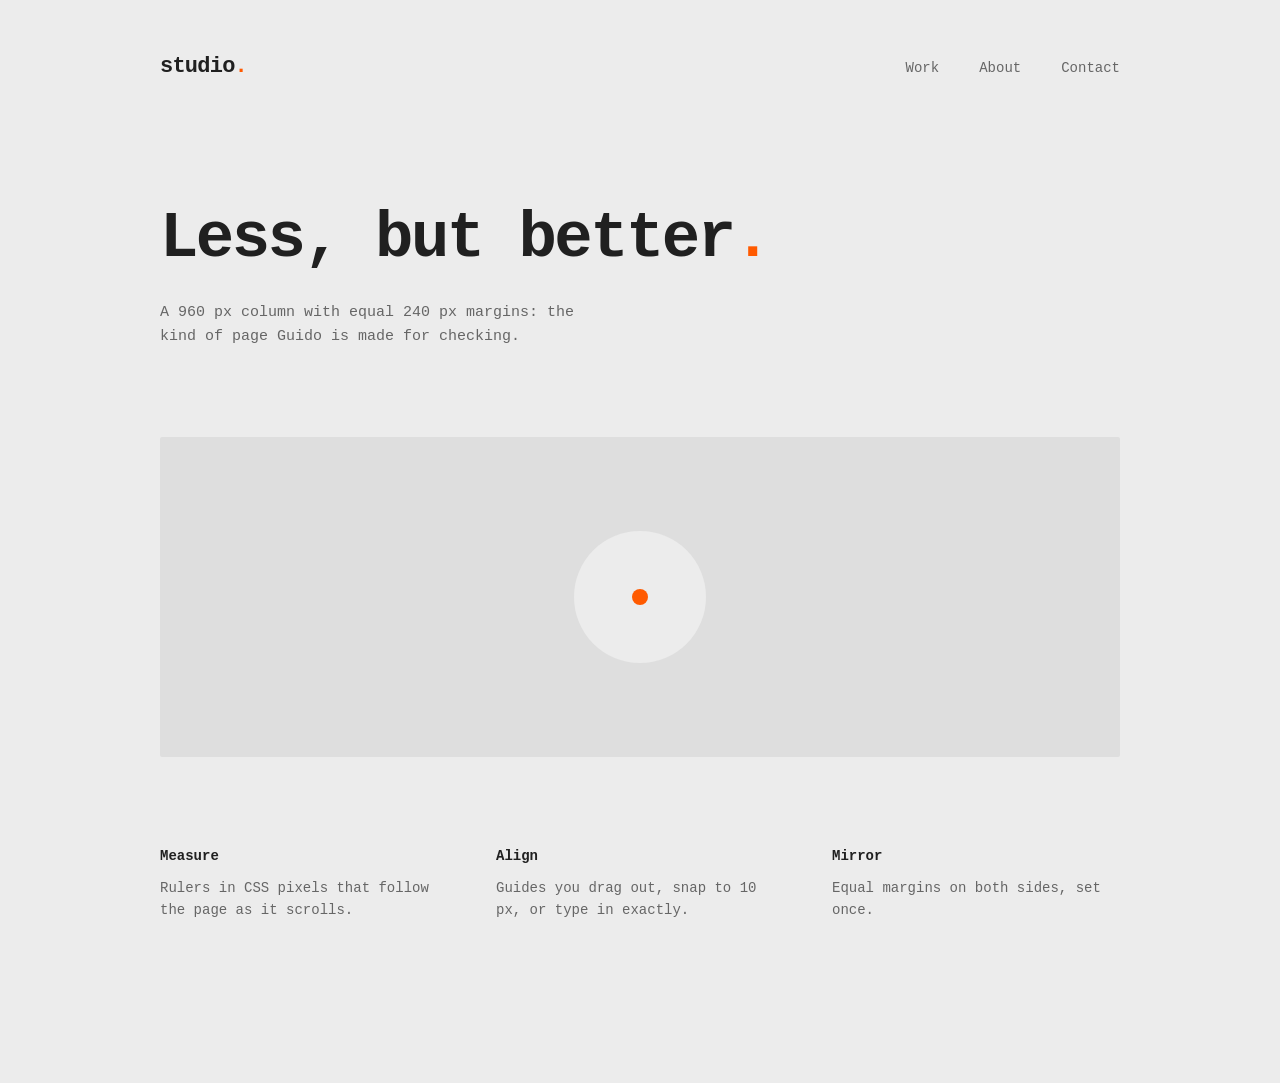
<file: demo/index.html>
<!doctype html>
<html lang="en">
<head>
<meta charset="utf-8">
<meta name="viewport" content="width=device-width, initial-scale=1">
<title>Guido demo page</title>
<style>
  /* the same language as the Guido dropdown: flat light grey, mono type, one orange */
  :root { --bg: #ececec; --ink: #202020; --mut: #666; --soft: #dedede; --orange: #ff5a00; }
  * { box-sizing: border-box; margin: 0; }
  body { background: var(--bg); color: var(--ink); font: 15px/1.6 ui-monospace, SFMono-Regular, Menlo, monospace; -webkit-font-smoothing: antialiased; }
  .wrap { max-width: 960px; margin: 0 auto; }
  nav { display: flex; align-items: baseline; gap: 40px; padding: 56px 0 0; color: var(--mut); font-size: 14px; }
  .mark { margin-right: auto; color: var(--ink); font: 700 22px/1 ui-monospace, SFMono-Regular, Menlo, monospace; letter-spacing: -.035em; }
  .mark span, h1 span { color: var(--orange); }
  header { padding: 128px 0 88px; }
  h1 { font: 700 64px/1.02 ui-monospace, SFMono-Regular, Menlo, monospace; letter-spacing: -.04em; }
  header p { margin-top: 28px; max-width: 30em; color: var(--mut); }
  .panel { height: 320px; background: var(--soft); border-radius: 2px; display: grid; place-items: center; }
  .dial { width: 132px; height: 132px; border-radius: 50%; background: var(--bg); display: grid; place-items: center; }
  .dial::after { content: ""; width: 16px; height: 16px; border-radius: 50%; background: var(--orange); }
  .row { display: grid; grid-template-columns: repeat(3, 1fr); gap: 48px; padding: 88px 0 160px; }
  .row h3 { font-size: 14px; font-weight: 700; margin-bottom: 10px; }
  .row p { color: var(--mut); font-size: 14px; }
</style>
</head>
<body>
  <div class="wrap">
    <nav><span class="mark">studio<span>.</span></span><span>Work</span><span>About</span><span>Contact</span></nav>
    <header>
      <h1>Less, but better<span>.</span></h1>
      <p>A 960 px column with equal 240 px margins: the kind of page Guido is made for checking.</p>
    </header>
    <div class="panel"><span class="dial"></span></div>
    <div class="row">
      <div><h3>Measure</h3><p>Rulers in CSS pixels that follow the page as it scrolls.</p></div>
      <div><h3>Align</h3><p>Guides you drag out, snap to 10 px, or type in exactly.</p></div>
      <div><h3>Mirror</h3><p>Equal margins on both sides, set once.</p></div>
    </div>
  </div>
</body>
</html>
</file>
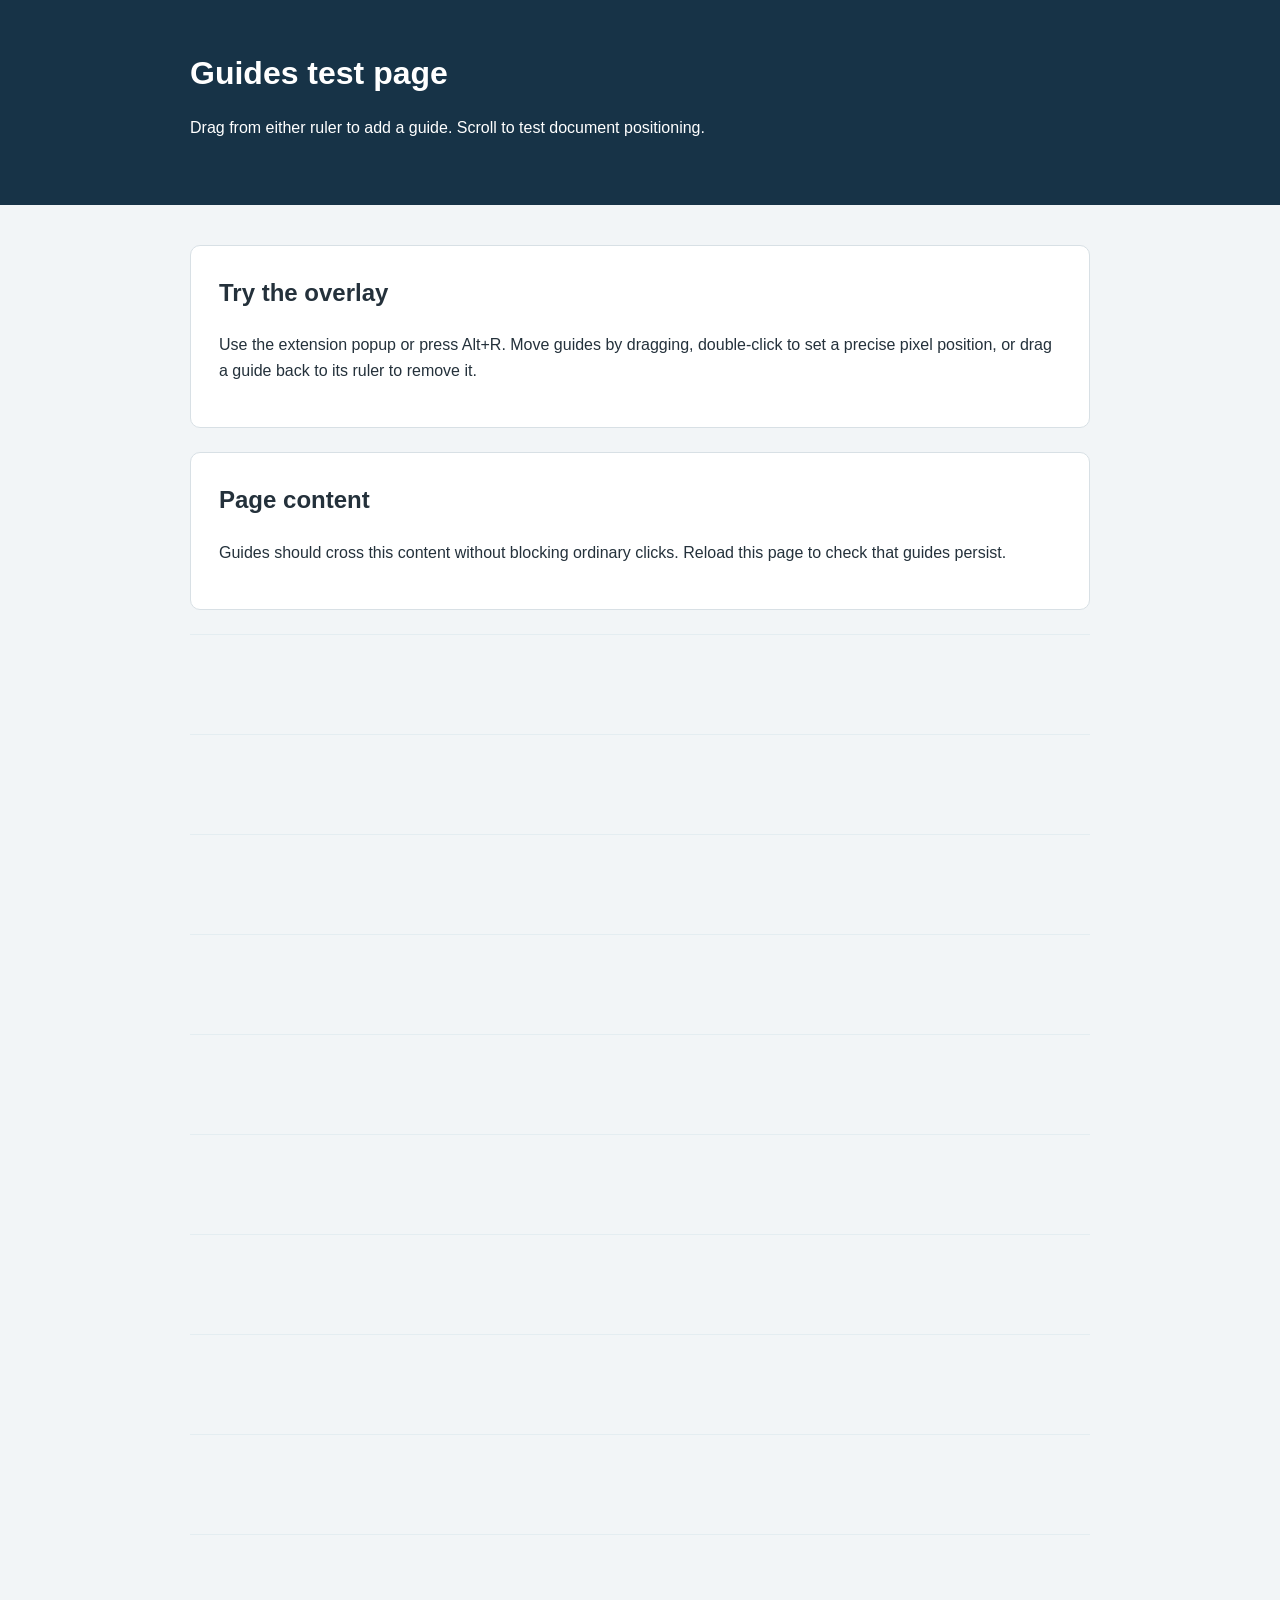
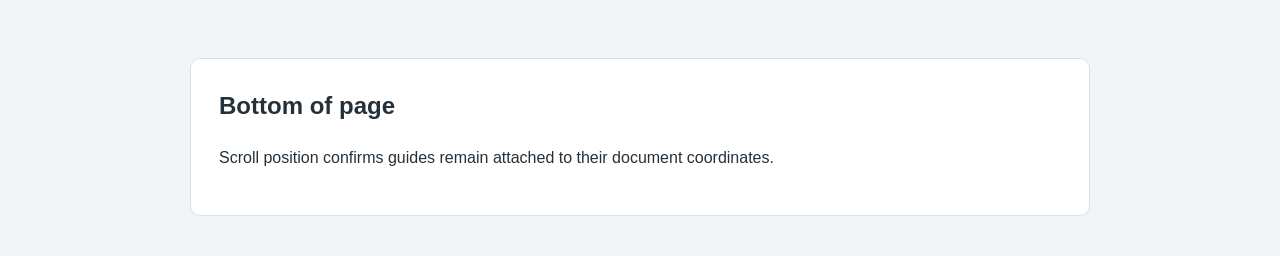
<file: test/index.html>
<!doctype html>
<html lang="en"><head><meta charset="utf-8"><meta name="viewport" content="width=device-width,initial-scale=1"><title>Guides extension test page</title><style>
body{margin:0;font:16px/1.6 Arial,sans-serif;color:#24313b;background:#f2f5f7}header{padding:48px max(24px,calc((100vw - 900px)/2));background:#173347;color:#fff}main{max-width:900px;margin:40px auto;padding:0 24px}.card{margin:24px 0;padding:28px;background:#fff;border:1px solid #d8e0e5;border-radius:10px}h1{margin:0;font-size:32px}h2{margin-top:0} .spacer{height:1000px;background:repeating-linear-gradient(180deg,#e4edf1 0 1px,transparent 1px 100px)}
</style></head><body><header><h1>Guides test page</h1><p>Drag from either ruler to add a guide. Scroll to test document positioning.</p></header><main><section class="card"><h2>Try the overlay</h2><p>Use the extension popup or press Alt+R. Move guides by dragging, double-click to set a precise pixel position, or drag a guide back to its ruler to remove it.</p></section><section class="card"><h2>Page content</h2><p>Guides should cross this content without blocking ordinary clicks. Reload this page to check that guides persist.</p></section><div class="spacer"></div><section class="card"><h2>Bottom of page</h2><p>Scroll position confirms guides remain attached to their document coordinates.</p></section></main></body></html>
</file>
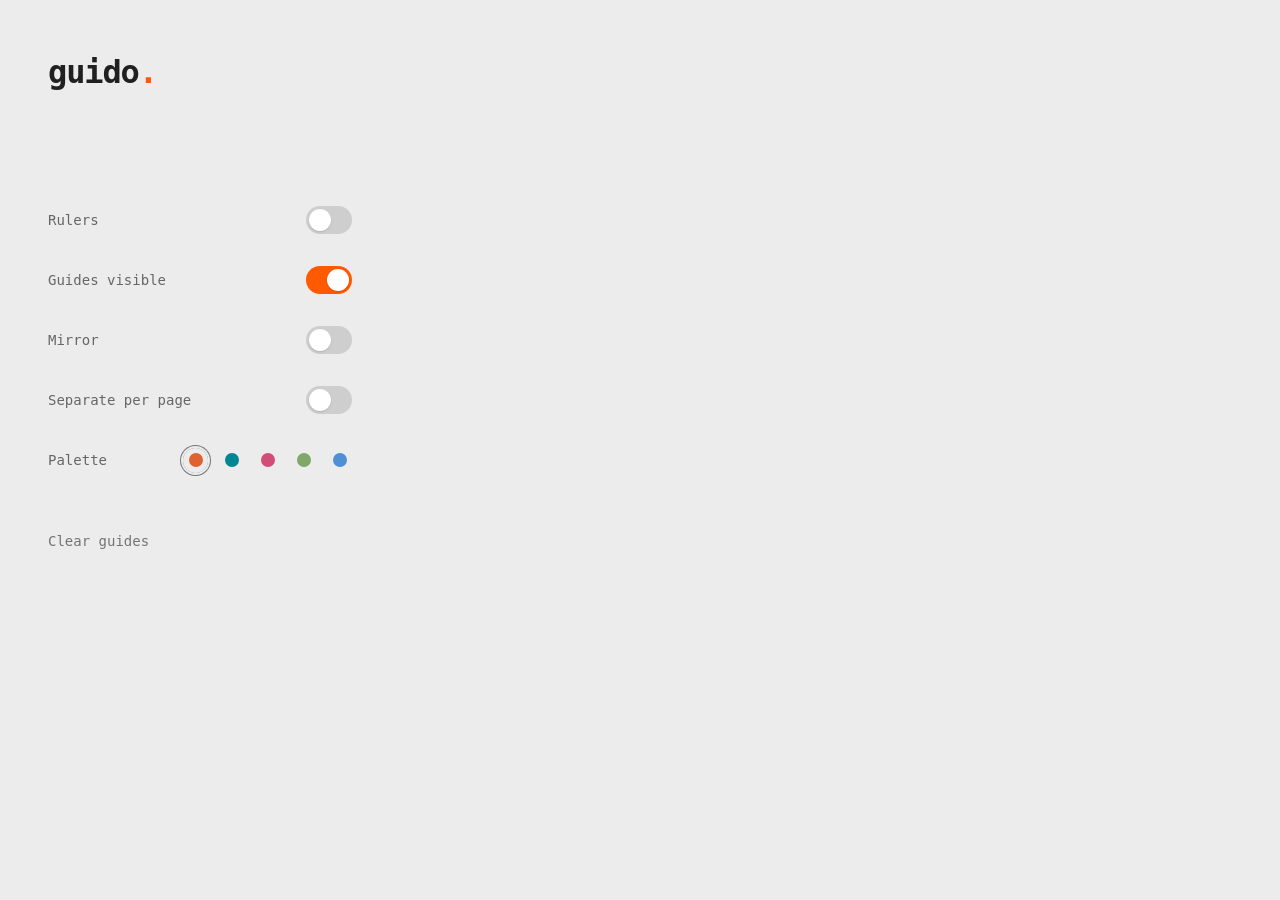
<file: popup.html>
<!doctype html>
<html lang="en">
<head>
  <meta charset="utf-8">
  <meta name="viewport" content="width=device-width,initial-scale=1">
  <title>Guide</title>
  <link rel="stylesheet" href="popup.css">
</head>
<body>
  <main>
    <h1 class="wordmark">guido<span>.</span></h1>
    <section class="rows" aria-label="Guide settings">
      <button id="rulers" class="row" type="button" aria-pressed="false"><span>Rulers</span><span class="pill"><i></i></span></button>
      <button id="guides" class="row" type="button" aria-pressed="true"><span>Guides visible</span><span class="pill"><i></i></span></button>
      <button id="mirror" class="row" type="button" aria-pressed="false"><span>Mirror</span><span class="pill"><i></i></span></button>
      <label class="row separate" for="separate"><span>Separate per page</span><input id="separate" type="checkbox"></label>
      <div class="row palette-row"><span>Palette</span><div class="swatches" role="group" aria-label="Palette">
        <button class="swatch orange" type="button" data-palette="orange" aria-label="Orange palette" aria-pressed="true" title="Orange"><i></i></button>
        <button class="swatch cyan" type="button" data-palette="cyan" aria-label="Cyan palette" aria-pressed="false" title="Cyan"><i></i></button>
        <button class="swatch pink" type="button" data-palette="pink" aria-label="Pink palette" aria-pressed="false" title="Pink"><i></i></button>
        <button class="swatch green" type="button" data-palette="green" aria-label="Green palette" aria-pressed="false" title="Green"><i></i></button>
        <button class="swatch blue" type="button" data-palette="blue" aria-label="Blue palette" aria-pressed="false" title="Blue"><i></i></button>
      </div></div>
    </section>
    <button id="clear" class="clear" type="button">Clear guides</button>
  </main>
  <script src="popup.js"></script>
</body>
</html>
</file>
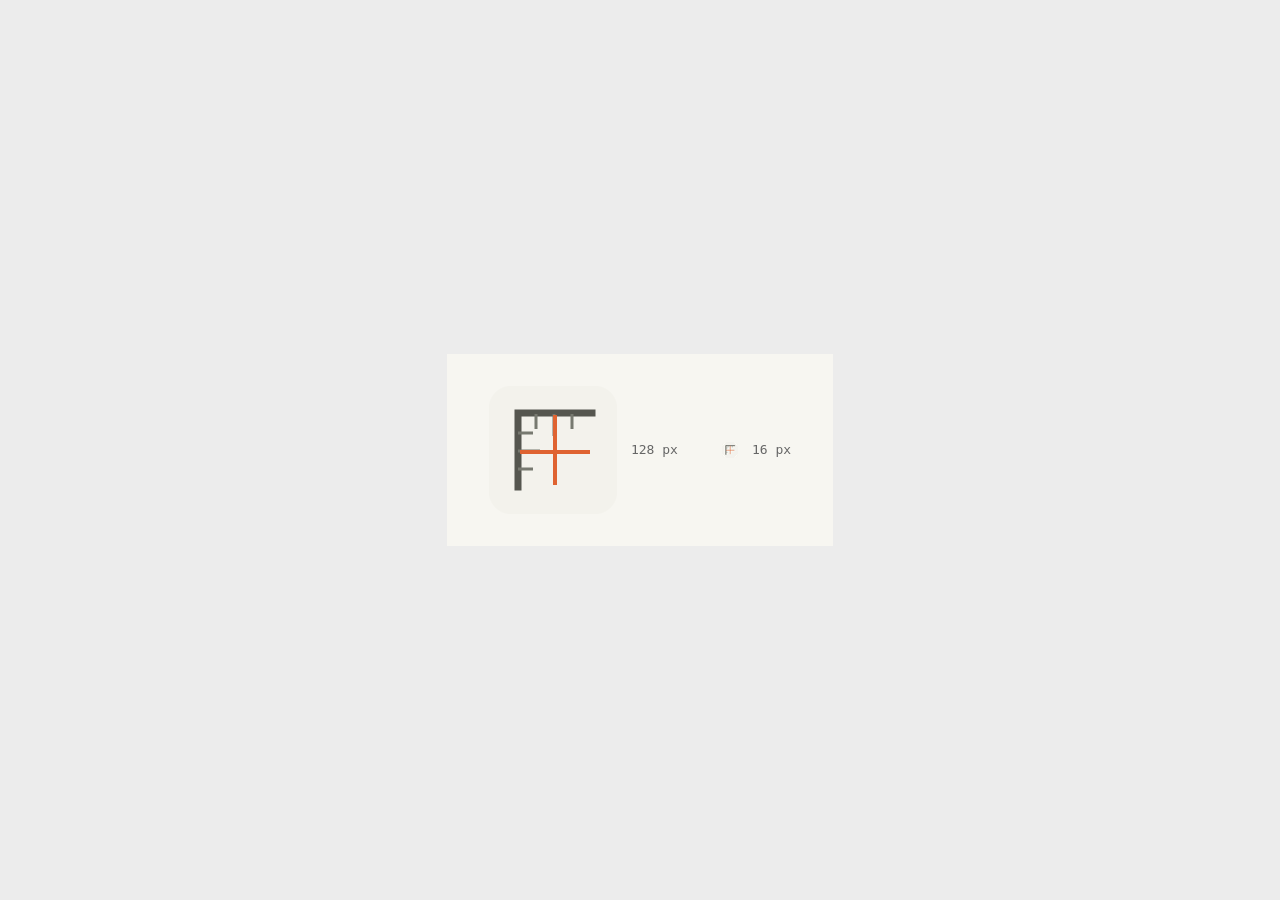
<file: test/icon-preview.html>
<!doctype html>
<html lang="en">
<head>
  <meta charset="utf-8">
  <meta name="viewport" content="width=device-width,initial-scale=1">
  <title>Ruler icon sizes</title>
  <style>
    *{box-sizing:border-box}body{display:grid;min-height:100vh;margin:0;place-items:center;background:#ececec;color:#666;font:14px/1.25 ui-monospace,SFMono-Regular,Menlo,monospace}.samples{display:flex;align-items:center;gap:44px;padding:32px 42px;background:#f7f6f1}.sample{display:flex;align-items:center;gap:14px}.sample img{display:block}.sample span{font-size:13px}
  </style>
</head>
<body>
  <main class="samples"><div class="sample"><img src="../icons/ruler-128.png" width="128" height="128" alt="Ruler icon at 128 pixels"><span>128 px</span></div><div class="sample"><img src="../icons/ruler-16.png" width="16" height="16" alt="Ruler icon at 16 pixels"><span>16 px</span></div></main>
</body>
</html>
</file>
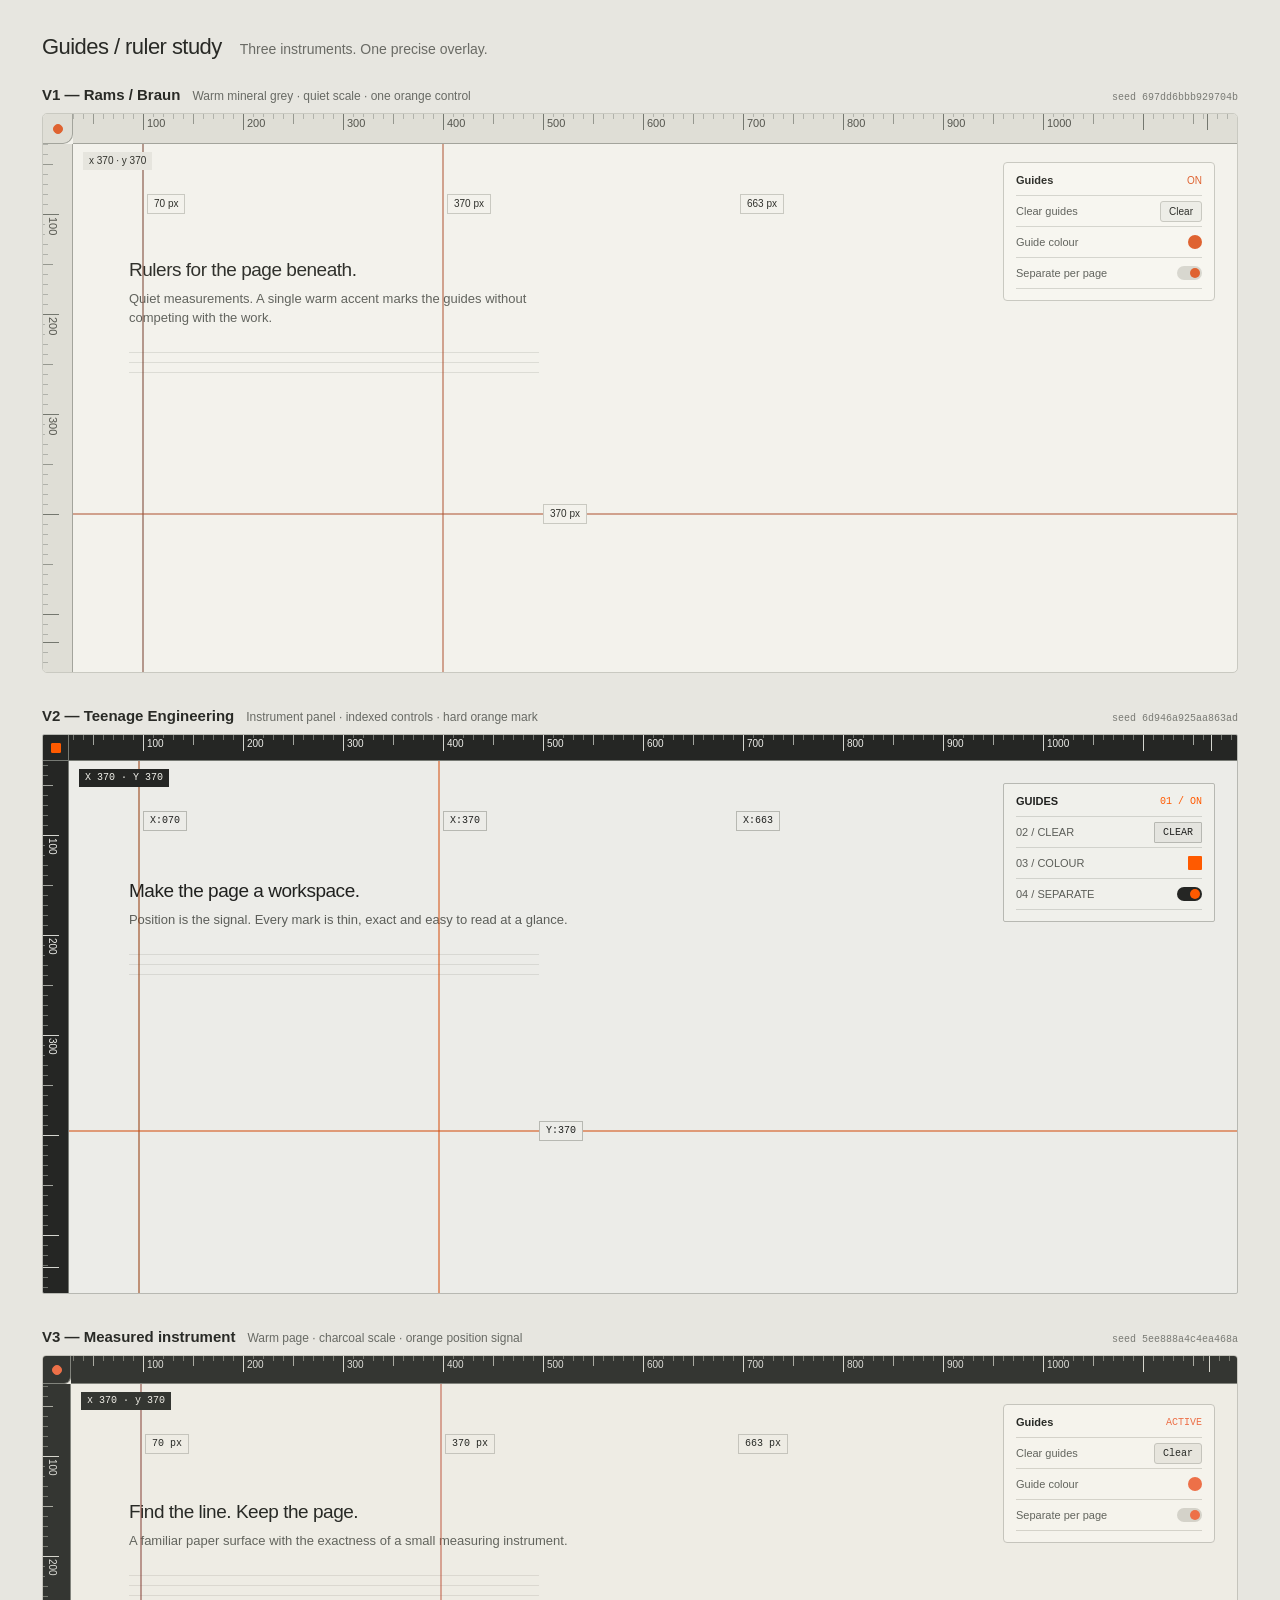
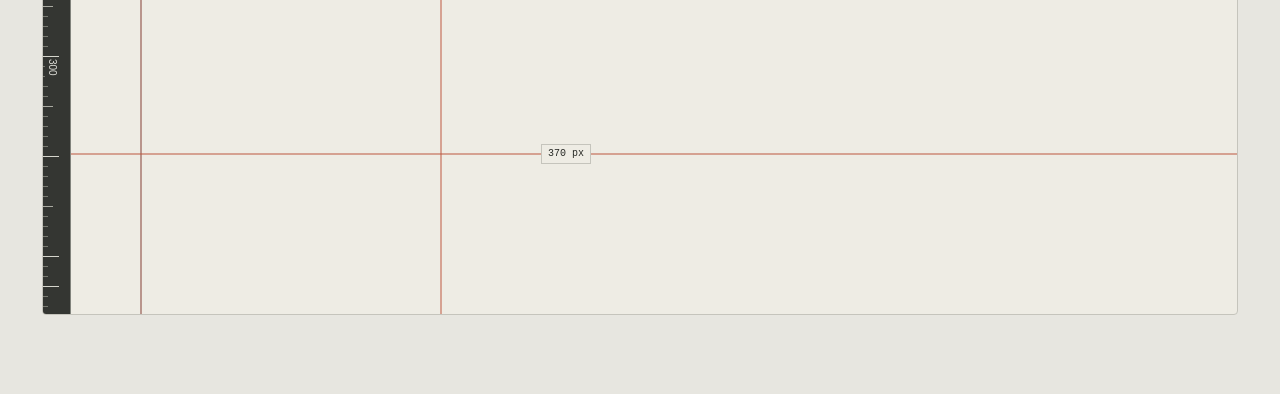
<file: test/lab.html>
<!doctype html>
<html lang="en">
<head>
  <meta charset="utf-8">
  <meta name="viewport" content="width=device-width,initial-scale=1">
  <title>Guides — ruler design lab</title>
  <style>
    :root{font-family:Arial,Helvetica,sans-serif;color:#292a26;background:#e7e6e0;font-synthesis:none;text-rendering:optimizeLegibility}*{box-sizing:border-box}body{margin:0;padding:34px 42px 48px}main{max-width:1356px;margin:0 auto}.intro{display:flex;align-items:baseline;gap:18px;margin:0 0 26px}.intro h1{margin:0;font-size:22px;font-weight:500;letter-spacing:-.025em}.intro p{margin:0;color:#6a6b65;font-size:14px}.version{margin:0 0 34px}.version-head{display:flex;align-items:baseline;gap:12px;margin:0 0 9px}.version-head h2,.version-head p{margin:0}.version-head h2{font-size:15px;font-weight:600}.version-head p{color:#686a64;font-size:12px}.seed{margin-left:auto;color:#797a74;font:10px/1.2 ui-monospace,SFMono-Regular,Menlo,monospace}.mock-page{position:relative;height:560px;overflow:hidden;border:1px solid var(--frame);border-radius:var(--radius);background:var(--paper);color:var(--ink)}.mock-top,.mock-left,.mock-corner{position:absolute;z-index:2;background:var(--ruler);color:var(--ruler-ink);font-size:var(--number-size);user-select:none}.mock-top{top:0;left:var(--left);right:0;height:var(--top);border-bottom:1px solid var(--tick);background-image:repeating-linear-gradient(90deg,var(--tall) 0 1px,transparent 1px 100px),repeating-linear-gradient(90deg,var(--medium) 0 1px,transparent 1px 50px),repeating-linear-gradient(90deg,var(--short) 0 1px,transparent 1px 10px);background-size:100% 16px,100% 10px,100% 5px;background-repeat:repeat-x;background-position:var(--origin-x) 0,var(--origin-x) 0,var(--origin-x) 0}.mock-left{top:var(--top);bottom:0;left:0;width:var(--left);border-right:1px solid var(--tick);background-image:repeating-linear-gradient(180deg,var(--tall) 0 1px,transparent 1px 100px),repeating-linear-gradient(180deg,var(--medium) 0 1px,transparent 1px 50px),repeating-linear-gradient(180deg,var(--short) 0 1px,transparent 1px 10px);background-size:16px 100%,10px 100%,5px 100%;background-repeat:repeat-y;background-position:0 var(--origin-y),0 var(--origin-y),0 var(--origin-y)}.mock-corner{z-index:3;top:0;left:0;width:var(--left);height:var(--top);display:grid;place-items:center;border-right:1px solid var(--tick);border-bottom:1px solid var(--tick);border-radius:var(--corner-radius)}.corner-control{width:10px;height:10px;border:1px solid var(--accent);border-radius:var(--control-radius);background:var(--accent)}.number{position:absolute;padding:1px 2px;background:var(--ruler);font:inherit;line-height:1}.mock-top .number{top:3px}.mock-left .number{left:2px;writing-mode:vertical-rl}.mock-copy{position:absolute;left:7.2%;top:26%;max-width:46%}.mock-copy h3{margin:0 0 9px;font-size:19px;font-weight:500;letter-spacing:-.025em}.mock-copy p{max-width:440px;margin:0;color:var(--copy);font-size:13px;line-height:1.45}.sample-lines{display:grid;gap:9px;margin-top:24px;max-width:410px}.sample-lines i{display:block;height:1px;background:var(--rule);opacity:.72}.guide-v,.guide-h{position:absolute;z-index:1;pointer-events:none;background:var(--guide);opacity:1}.guide-v{top:var(--top);bottom:0;width:1px;transform:translateX(-50%)}.guide-h{left:var(--left);right:0;height:1px;transform:translateY(-50%)}.guide-v.edge,.guide-h.edge{background:var(--edge)}.guide-v.mid,.guide-h.mid{background:var(--mid)}.guide-v.v70{left:calc(var(--left) + 70px)}.guide-v.v370{left:calc(var(--left) + 370px)}.guide-v.v663{left:calc(var(--left) + 663px)}.guide-h.h370{top:calc(var(--top) + 370px)}.guide-tag{position:absolute;z-index:4;top:calc(var(--top) + 50px);transform:translateX(4px);padding:3px 6px;border:1px solid var(--frame);background:var(--paper);color:var(--ink);font:10px/1.2 var(--tag-font);white-space:nowrap}.guide-tag.h-tag{top:calc(var(--top) + 370px);left:calc(var(--left) + 470px);transform:translateY(-50%)}.readout{position:absolute;z-index:4;top:calc(var(--top) + 8px);left:calc(var(--left) + 10px);padding:3px 6px;background:var(--readout);color:var(--readout-ink);font:10px/1.2 var(--tag-font);white-space:nowrap}.popup{position:absolute;z-index:5;top:48px;right:22px;width:212px;padding:11px 12px;border:1px solid var(--frame);border-radius:var(--popup-radius);background:var(--popup);color:var(--ink);font-size:11px}.popup-head{display:flex;align-items:center;gap:7px;padding-bottom:9px;border-bottom:1px solid var(--rule);font-size:11px}.popup-head strong{font-weight:600}.state{margin-left:auto;color:var(--accent);font:10px var(--tag-font)}.popup-row{display:flex;align-items:center;justify-content:space-between;min-height:31px;border-bottom:1px solid var(--rule);color:var(--copy)}.mini-button{padding:4px 8px;border:1px solid var(--frame);border-radius:var(--button-radius);background:var(--button);color:var(--ink);font:10px var(--tag-font)}.color-chip{width:14px;height:14px;border-radius:var(--control-radius);background:var(--accent)}.switch{width:25px;height:14px;padding:2px;border-radius:10px;background:var(--switch);text-align:right}.switch i{display:inline-block;width:10px;height:10px;border-radius:50%;background:var(--switch-dot)}
    .rams{--left:30px;--top:30px;--origin-x:-30px;--origin-y:-30px;--paper:#f3f2ec;--ruler:#dfded6;--ruler-ink:#55564f;--ink:#30312c;--copy:#62645e;--frame:#c9c9c1;--tick:#a3a49c;--tall:#74776f;--medium:#969890;--short:#b1b2ab;--rule:#d5d5ce;--accent:#df6331;--mid:#ae5230;--edge:#773e2c;--readout:#e6e5de;--readout-ink:#34352f;--popup:#f7f6f0;--button:#edede7;--switch:#d8d7cf;--switch-dot:#df6331;--radius:5px;--corner-radius:0 0 10px 0;--control-radius:50%;--button-radius:3px;--popup-radius:4px;--number-size:11px;--tag-font:Arial,Helvetica,sans-serif}
    .teenage{--left:26px;--top:26px;--origin-x:-26px;--origin-y:-26px;--paper:#ecece8;--ruler:#252624;--ruler-ink:#ecece8;--ink:#20211f;--copy:#5c5e59;--frame:#b7b8b2;--tick:#777a74;--tall:#d4d5cf;--medium:#a3a59f;--short:#70736d;--rule:#d1d2cc;--accent:#ff5a00;--mid:#d44b09;--edge:#923707;--readout:#252624;--readout-ink:#f1f1eb;--popup:#f0f0eb;--button:#e4e4df;--switch:#252624;--switch-dot:#ff5a00;--radius:2px;--corner-radius:0;--control-radius:1px;--button-radius:1px;--popup-radius:2px;--number-size:10px;--tag-font:ui-monospace,SFMono-Regular,Menlo,monospace}
    .mix{--left:28px;--top:28px;--origin-x:-28px;--origin-y:-28px;--paper:#eeece4;--ruler:#343632;--ruler-ink:#deded8;--ink:#282a26;--copy:#62645d;--frame:#c5c4bc;--tick:#81837c;--tall:#d5d5cc;--medium:#a9aaa1;--short:#777970;--rule:#d4d2c9;--accent:#ed7048;--mid:#bd5940;--edge:#843f35;--readout:#343632;--readout-ink:#f0eee7;--popup:#f5f3ec;--button:#e7e5dd;--switch:#d4d2c9;--switch-dot:#ed7048;--radius:4px;--corner-radius:0 0 7px 0;--control-radius:50%;--button-radius:3px;--popup-radius:4px;--number-size:10px;--tag-font:ui-monospace,SFMono-Regular,Menlo,monospace}
    @media(max-width:900px){body{padding:24px 18px}.intro{display:block}.intro p{margin-top:5px}.mock-page{height:560px}.popup{right:10px;width:190px}.mock-copy{max-width:40%}.mock-copy p{font-size:12px}}
  </style>
</head>
<body>
  <main>
    <header class="intro"><h1>Guides / ruler study</h1><p>Three instruments. One precise overlay.</p></header>

    <section class="version rams" data-seed="697dd6bbb929704b" aria-labelledby="rams-title">
      <div class="version-head"><h2 id="rams-title">V1 — Rams / Braun</h2><p>Warm mineral grey · quiet scale · one orange control</p><span class="seed">seed 697dd6bbb929704b</span></div>
      <div class="mock-page">
        <div class="mock-top"><span class="number" style="left:calc(100px - var(--left) + 2px)">100</span><span class="number" style="left:calc(200px - var(--left) + 2px)">200</span><span class="number" style="left:calc(300px - var(--left) + 2px)">300</span><span class="number" style="left:calc(400px - var(--left) + 2px)">400</span><span class="number" style="left:calc(500px - var(--left) + 2px)">500</span><span class="number" style="left:calc(600px - var(--left) + 2px)">600</span><span class="number" style="left:calc(700px - var(--left) + 2px)">700</span><span class="number" style="left:calc(800px - var(--left) + 2px)">800</span><span class="number" style="left:calc(900px - var(--left) + 2px)">900</span><span class="number" style="left:calc(1000px - var(--left) + 2px)">1000</span></div>
        <div class="mock-left"><span class="number" style="top:calc(100px - var(--top) + 2px)">100</span><span class="number" style="top:calc(200px - var(--top) + 2px)">200</span><span class="number" style="top:calc(300px - var(--top) + 2px)">300</span></div>
        <div class="mock-corner"><i class="corner-control"></i></div>
        <div class="guide-v edge v70"></div><div class="guide-v mid v370"></div><div class="guide-v v663"></div><div class="guide-h mid h370"></div>
        <div class="mock-copy"><h3>Rulers for the page beneath.</h3><p>Quiet measurements. A single warm accent marks the guides without competing with the work.</p><div class="sample-lines"><i></i><i></i><i></i></div></div>
        <div class="readout">x 370 · y 370</div><div class="guide-tag" style="left:calc(var(--left) + 70px)">70 px</div><div class="guide-tag mid" style="left:calc(var(--left) + 370px)">370 px</div><div class="guide-tag" style="left:calc(var(--left) + 663px)">663 px</div><div class="guide-tag h-tag">370 px</div>
        <aside class="popup"><div class="popup-head"><strong>Guides</strong><span class="state">ON</span></div><div class="popup-row">Clear guides <button class="mini-button">Clear</button></div><div class="popup-row">Guide colour <i class="color-chip"></i></div><div class="popup-row">Separate per page <span class="switch"><i></i></span></div></aside>
      </div>
    </section>

    <section class="version teenage" data-seed="6d946a925aa863ad" aria-labelledby="teenage-title">
      <div class="version-head"><h2 id="teenage-title">V2 — Teenage Engineering</h2><p>Instrument panel · indexed controls · hard orange mark</p><span class="seed">seed 6d946a925aa863ad</span></div>
      <div class="mock-page">
        <div class="mock-top"><span class="number" style="left:calc(100px - var(--left) + 2px)">100</span><span class="number" style="left:calc(200px - var(--left) + 2px)">200</span><span class="number" style="left:calc(300px - var(--left) + 2px)">300</span><span class="number" style="left:calc(400px - var(--left) + 2px)">400</span><span class="number" style="left:calc(500px - var(--left) + 2px)">500</span><span class="number" style="left:calc(600px - var(--left) + 2px)">600</span><span class="number" style="left:calc(700px - var(--left) + 2px)">700</span><span class="number" style="left:calc(800px - var(--left) + 2px)">800</span><span class="number" style="left:calc(900px - var(--left) + 2px)">900</span><span class="number" style="left:calc(1000px - var(--left) + 2px)">1000</span></div>
        <div class="mock-left"><span class="number" style="top:calc(100px - var(--top) + 2px)">100</span><span class="number" style="top:calc(200px - var(--top) + 2px)">200</span><span class="number" style="top:calc(300px - var(--top) + 2px)">300</span></div>
        <div class="mock-corner"><i class="corner-control"></i></div>
        <div class="guide-v edge v70"></div><div class="guide-v mid v370"></div><div class="guide-v v663"></div><div class="guide-h mid h370"></div>
        <div class="mock-copy"><h3>Make the page a workspace.</h3><p>Position is the signal. Every mark is thin, exact and easy to read at a glance.</p><div class="sample-lines"><i></i><i></i><i></i></div></div>
        <div class="readout">X 370 · Y 370</div><div class="guide-tag" style="left:calc(var(--left) + 70px)">X:070</div><div class="guide-tag mid" style="left:calc(var(--left) + 370px)">X:370</div><div class="guide-tag" style="left:calc(var(--left) + 663px)">X:663</div><div class="guide-tag h-tag">Y:370</div>
        <aside class="popup"><div class="popup-head"><strong>GUIDES</strong><span class="state">01 / ON</span></div><div class="popup-row"><span>02 / CLEAR</span><button class="mini-button">CLEAR</button></div><div class="popup-row"><span>03 / COLOUR</span><i class="color-chip"></i></div><div class="popup-row"><span>04 / SEPARATE</span><span class="switch"><i></i></span></div></aside>
      </div>
    </section>

    <section class="version mix" data-seed="5ee888a4c4ea468a" aria-labelledby="mix-title">
      <div class="version-head"><h2 id="mix-title">V3 — Measured instrument</h2><p>Warm page · charcoal scale · orange position signal</p><span class="seed">seed 5ee888a4c4ea468a</span></div>
      <div class="mock-page">
        <div class="mock-top"><span class="number" style="left:calc(100px - var(--left) + 2px)">100</span><span class="number" style="left:calc(200px - var(--left) + 2px)">200</span><span class="number" style="left:calc(300px - var(--left) + 2px)">300</span><span class="number" style="left:calc(400px - var(--left) + 2px)">400</span><span class="number" style="left:calc(500px - var(--left) + 2px)">500</span><span class="number" style="left:calc(600px - var(--left) + 2px)">600</span><span class="number" style="left:calc(700px - var(--left) + 2px)">700</span><span class="number" style="left:calc(800px - var(--left) + 2px)">800</span><span class="number" style="left:calc(900px - var(--left) + 2px)">900</span><span class="number" style="left:calc(1000px - var(--left) + 2px)">1000</span></div>
        <div class="mock-left"><span class="number" style="top:calc(100px - var(--top) + 2px)">100</span><span class="number" style="top:calc(200px - var(--top) + 2px)">200</span><span class="number" style="top:calc(300px - var(--top) + 2px)">300</span></div>
        <div class="mock-corner"><i class="corner-control"></i></div>
        <div class="guide-v edge v70"></div><div class="guide-v mid v370"></div><div class="guide-v v663"></div><div class="guide-h mid h370"></div>
        <div class="mock-copy"><h3>Find the line. Keep the page.</h3><p>A familiar paper surface with the exactness of a small measuring instrument.</p><div class="sample-lines"><i></i><i></i><i></i></div></div>
        <div class="readout">x 370 · y 370</div><div class="guide-tag" style="left:calc(var(--left) + 70px)">70 px</div><div class="guide-tag mid" style="left:calc(var(--left) + 370px)">370 px</div><div class="guide-tag" style="left:calc(var(--left) + 663px)">663 px</div><div class="guide-tag h-tag">370 px</div>
        <aside class="popup"><div class="popup-head"><strong>Guides</strong><span class="state">ACTIVE</span></div><div class="popup-row">Clear guides <button class="mini-button">Clear</button></div><div class="popup-row">Guide colour <i class="color-chip"></i></div><div class="popup-row">Separate per page <span class="switch"><i></i></span></div></aside>
      </div>
    </section>
  </main>
  <script>
    document.querySelectorAll(".version").forEach(version => {
      const left = parseFloat(getComputedStyle(version).getPropertyValue("--left"));
      const top = parseFloat(getComputedStyle(version).getPropertyValue("--top"));
      version.querySelectorAll(".mock-top").forEach(ruler => { ruler.style.setProperty("--origin-x", `${-left}px`); });
      version.querySelectorAll(".mock-left").forEach(ruler => { ruler.style.setProperty("--origin-y", `${-top}px`); });
    });
  </script>
</body>
</html>
</file>
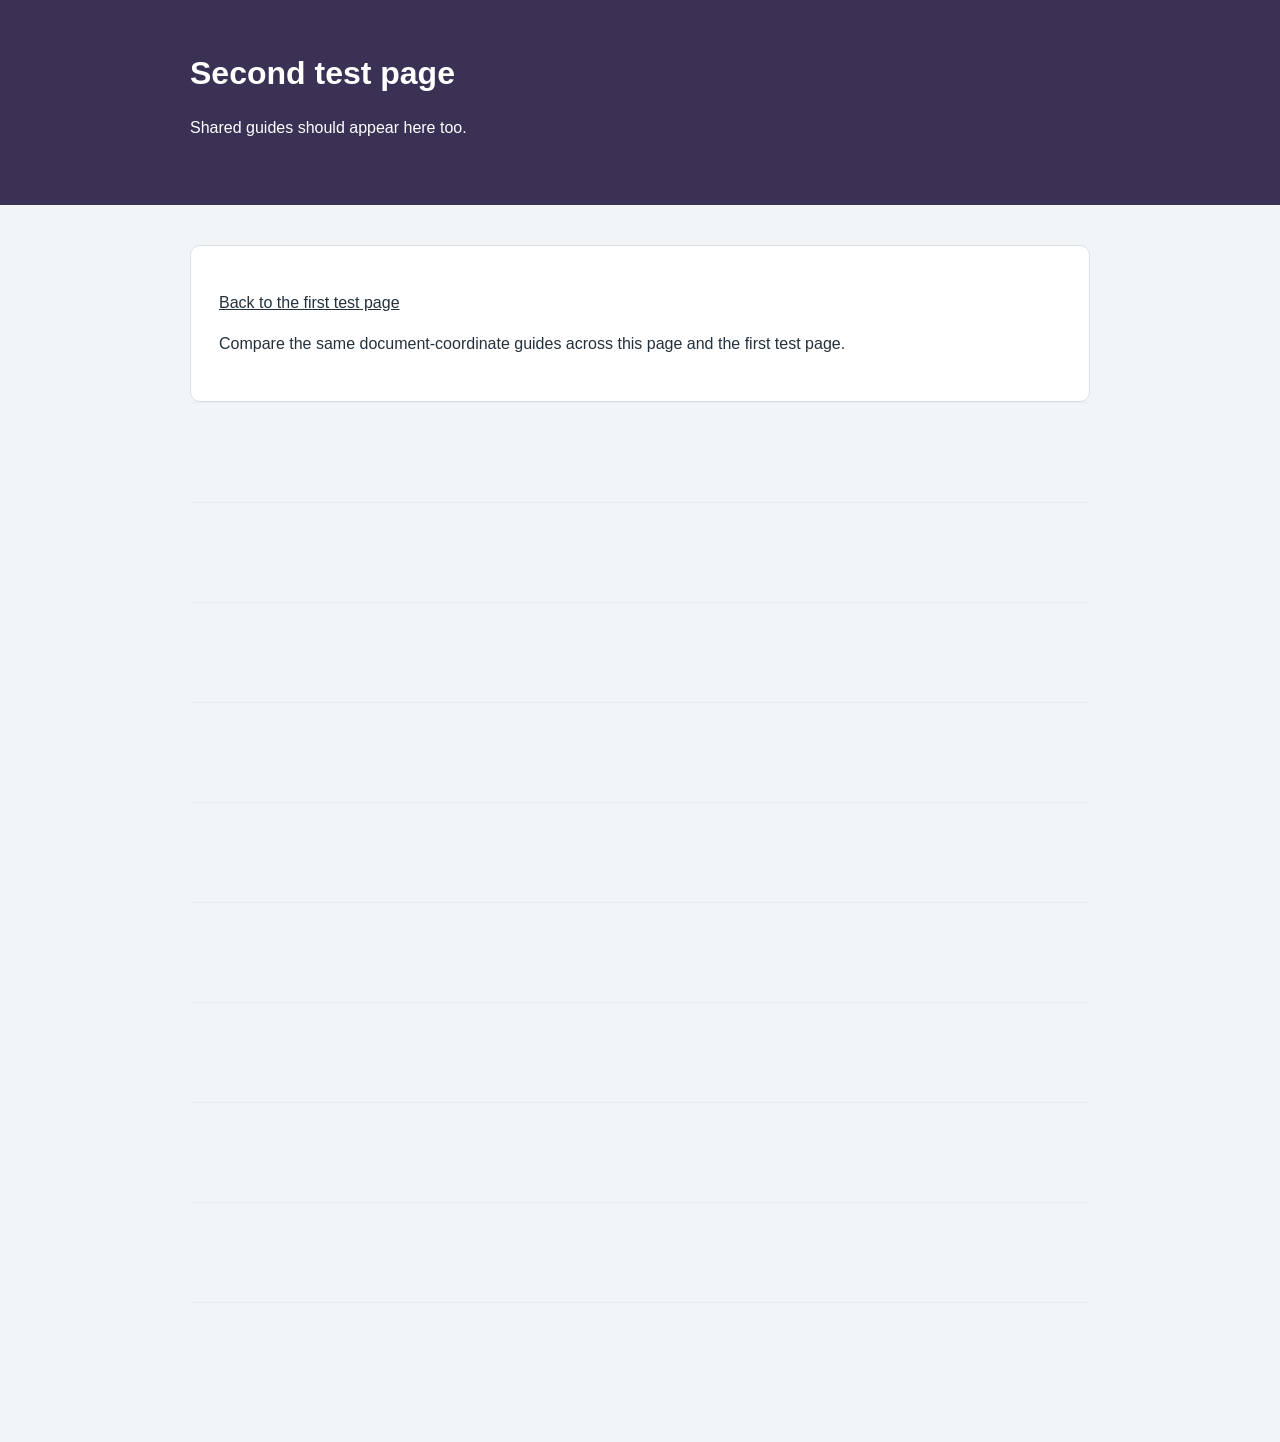
<file: test/second.html>
<!doctype html>
<html lang="en"><head><meta charset="utf-8"><meta name="viewport" content="width=device-width,initial-scale=1"><title>Guides second test page</title><style>
body{margin:0;font:16px/1.6 Arial,sans-serif;color:#24313b;background:#f2f5f7}header{padding:48px max(24px,calc((100vw - 900px)/2));background:#3a3155;color:#fff}main{max-width:900px;margin:40px auto;padding:0 24px}.card{padding:28px;background:#fff;border:1px solid #d8e0e5;border-radius:10px}h1{margin:0;font-size:32px}a{color:inherit}.spacer{height:1000px;background:repeating-linear-gradient(180deg,#e4edf1 0 1px,transparent 1px 100px)}
</style></head><body><header><h1>Second test page</h1><p>Shared guides should appear here too.</p></header><main><section class="card"><p><a href="index.html">Back to the first test page</a></p><p>Compare the same document-coordinate guides across this page and the first test page.</p></section><div class="spacer"></div></main></body></html>
</file>
<file: popup.css>
* { box-sizing: border-box }
body { width: 400px; margin: 0; background: #ececec; color: #252525; font: 14px/1.25 ui-monospace, SFMono-Regular, Menlo, monospace; letter-spacing: 0 }
main { padding: 56px 48px 48px }
.wordmark { margin: 0 0 102px; color: #202020; font: 700 32px/1 ui-monospace, SFMono-Regular, Menlo, monospace; letter-spacing: -.035em }
.wordmark span { color: #ff5a00 }
.rows { display: grid; grid-template-columns: 1fr }
.row { display: flex; align-items: center; justify-content: space-between; min-height: 60px; padding: 0; color: #666; font: 400 14px/1.2 ui-monospace, SFMono-Regular, Menlo, monospace; letter-spacing: 0 }
.row button { font: inherit }
.pill { position: relative; width: 46px; height: 28px; border-radius: 16px; background: #cecece; transition: background-color .14s ease }
.pill i { position: absolute; top: 3px; left: 3px; width: 22px; height: 22px; border-radius: 50%; background: #fff; box-shadow: 0 1px 2px #0002; transition: transform .14s ease }
.row[aria-pressed=true] .pill { background: #ff5a00 }
.row[aria-pressed=true] .pill i { transform: translateX(18px) }
button { cursor: pointer }
.row:focus-visible, .swatch:focus-visible, .clear:focus-visible, input:focus-visible { outline: 2px solid #ff5a00; outline-offset: 3px }
.row { border: 0; background: transparent; text-align: left }
.separate input { appearance: none; position: relative; flex: none; width: 46px; height: 28px; margin: 0; border: 0; border-radius: 16px; background: #cecece; cursor: pointer; transition: background-color .14s ease }
.separate input:before { content: ""; position: absolute; top: 3px; left: 3px; width: 22px; height: 22px; border-radius: 50%; background: #fff; box-shadow: 0 1px 2px #0002; transition: transform .14s ease }
.separate input:checked { background: #ff5a00 }
.separate input:checked:before { transform: translateX(18px) }
.swatches { display: flex; align-items: center; gap: 11px }
.swatch { display: flex; align-items: center; justify-content: center; width: 25px; height: 25px; padding: 0; border: 0; border-radius: 50%; background: transparent }
.swatch i { display: block; width: 14px; height: 14px; border-radius: 50% }
.swatch.orange i { background: #df6331 }
.swatch.cyan i { background: #008592 }
.swatch.pink i { background: #d24d77 }
.swatch.green i { background: #82a76a }
.swatch.blue i { background: #4f8fd6 }
.swatch[aria-pressed=true] { box-shadow: 0 0 0 2px #ececec, 0 0 0 3px #777 }
.clear { display: block; margin: 42px 0 0; padding: 0; border: 0; background: transparent; color: #747474; text-align: left; font: 400 14px/1.4 ui-monospace, SFMono-Regular, Menlo, monospace; letter-spacing: 0 }
.clear:hover { color: #ff5a00 }
</file>
